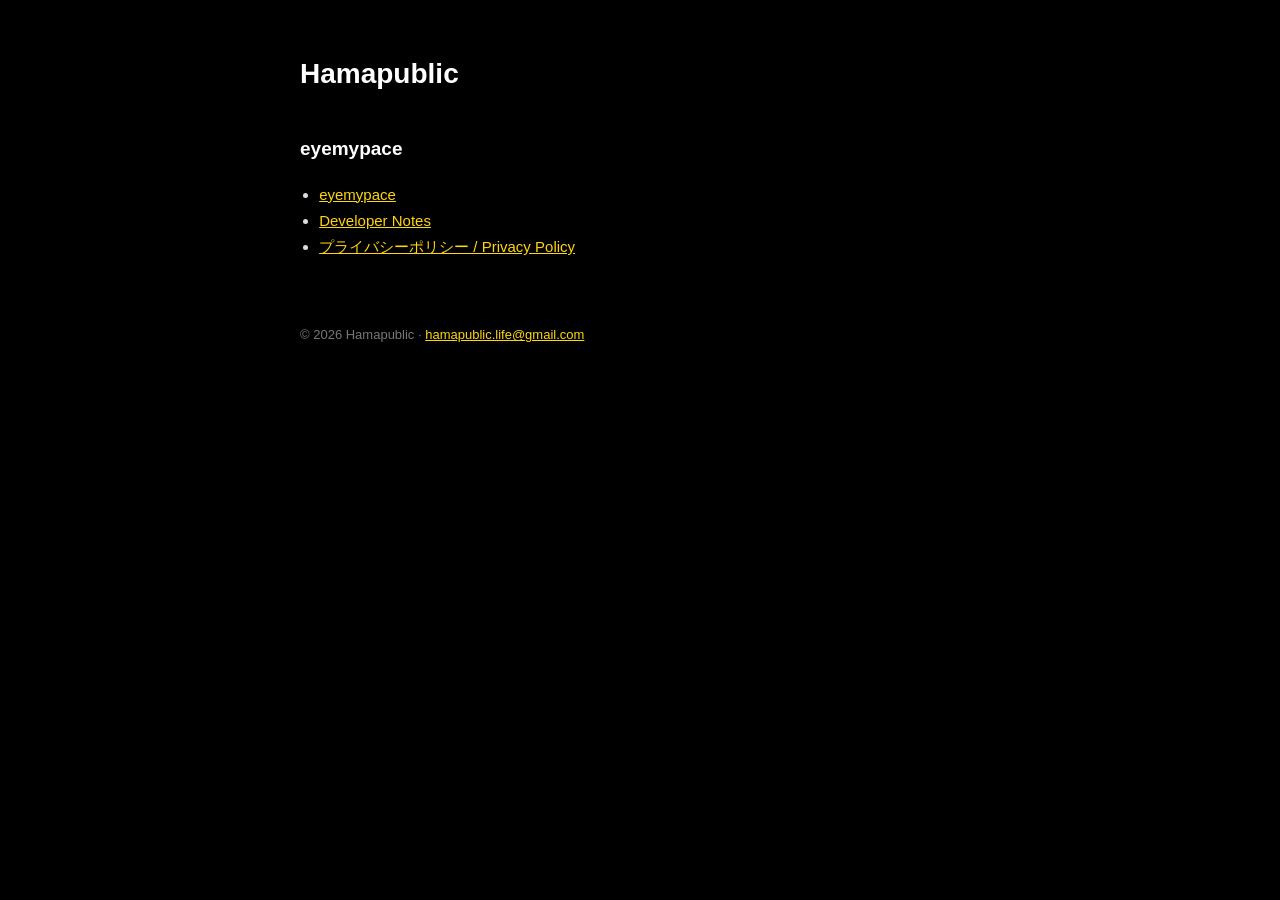
<file: index.html>
<!doctype html>
<html lang="ja">
<head>
<meta charset="utf-8">
<meta name="viewport" content="width=device-width, initial-scale=1">
<title>Hamapublic</title>
<link rel="stylesheet" href="style.css">
</head>
<body>
<main>
<header>
  <h1>Hamapublic</h1>
</header>
<h2>eyemypace</h2>
<ul>
  <li><a href="eyemypace/">eyemypace</a></li>
  <li><a href="eyemypace/notes/">Developer Notes</a></li>
  <li><a href="eyemypace/privacy-policy/">プライバシーポリシー / Privacy Policy</a></li>
</ul>
<footer>© 2026 Hamapublic · <a href="mailto:hamapublic.life@gmail.com">hamapublic.life@gmail.com</a></footer>
</main>
</body>
</html>
</file>
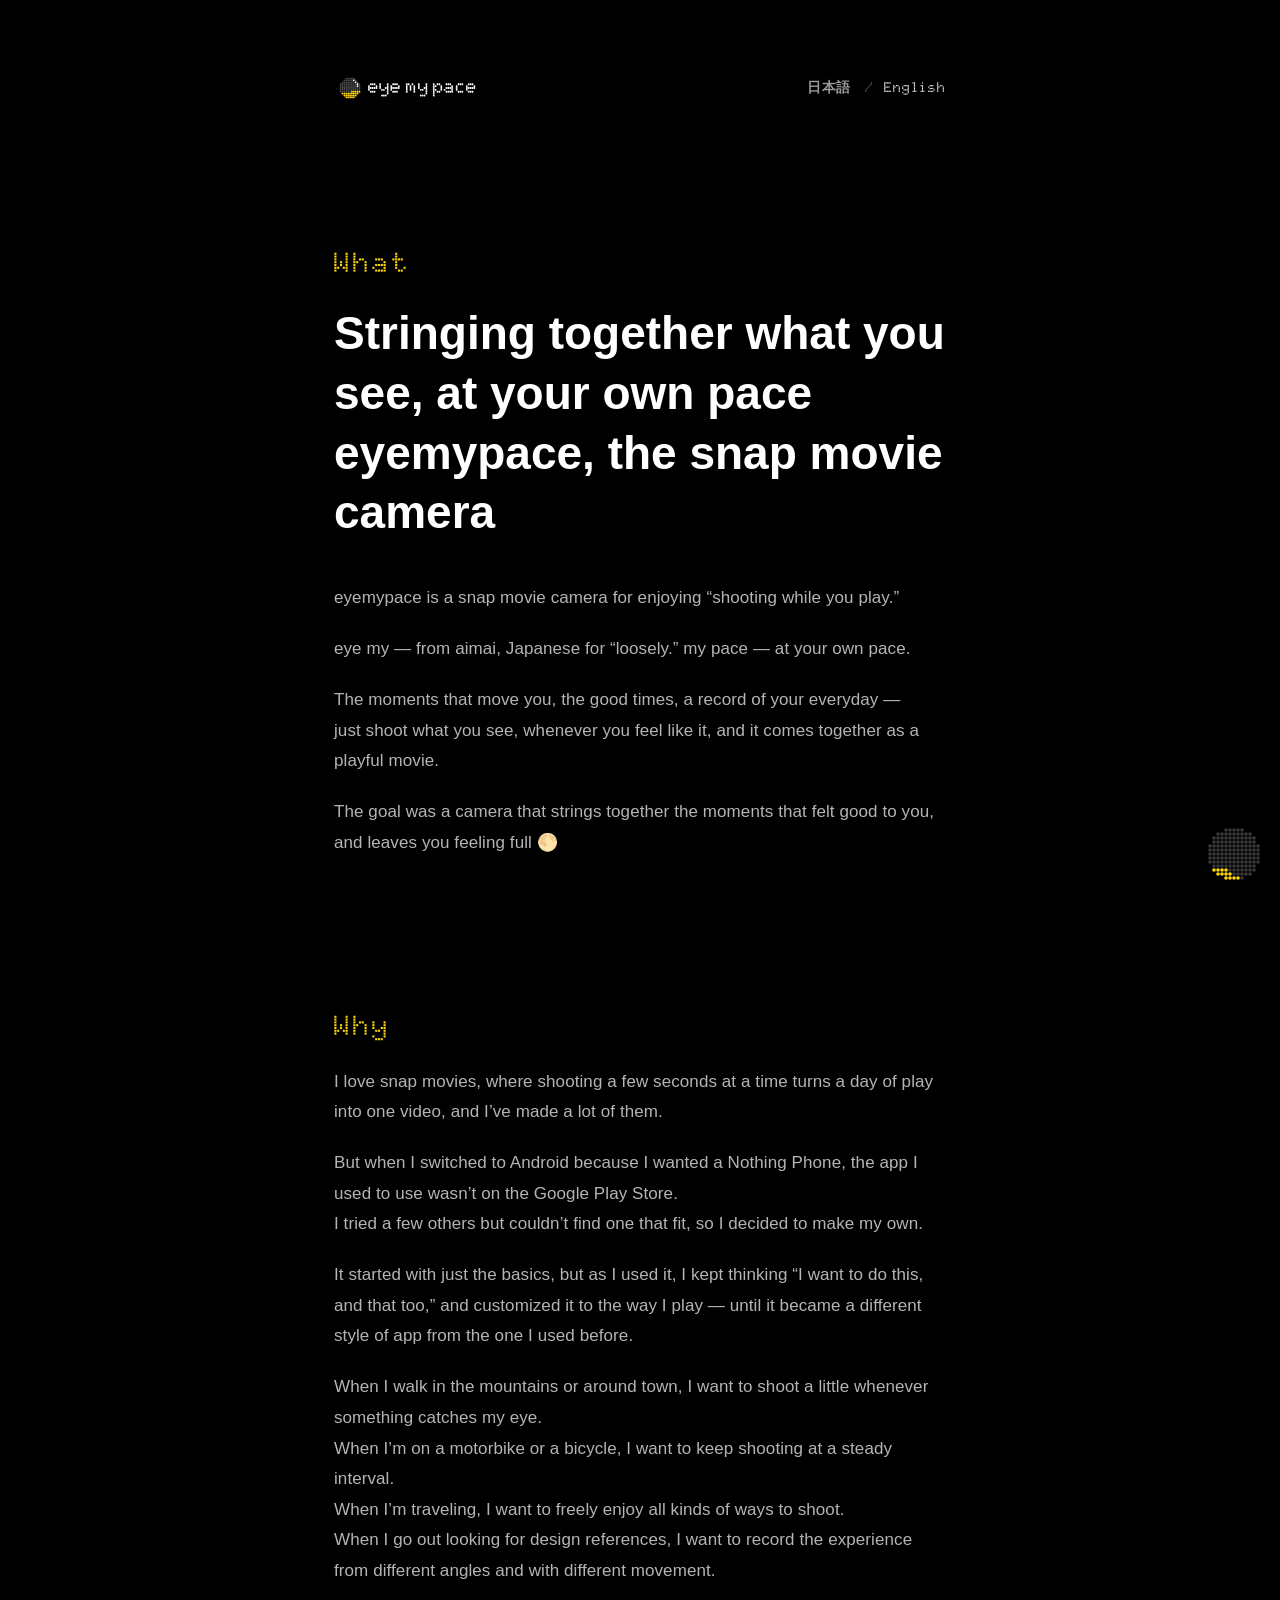
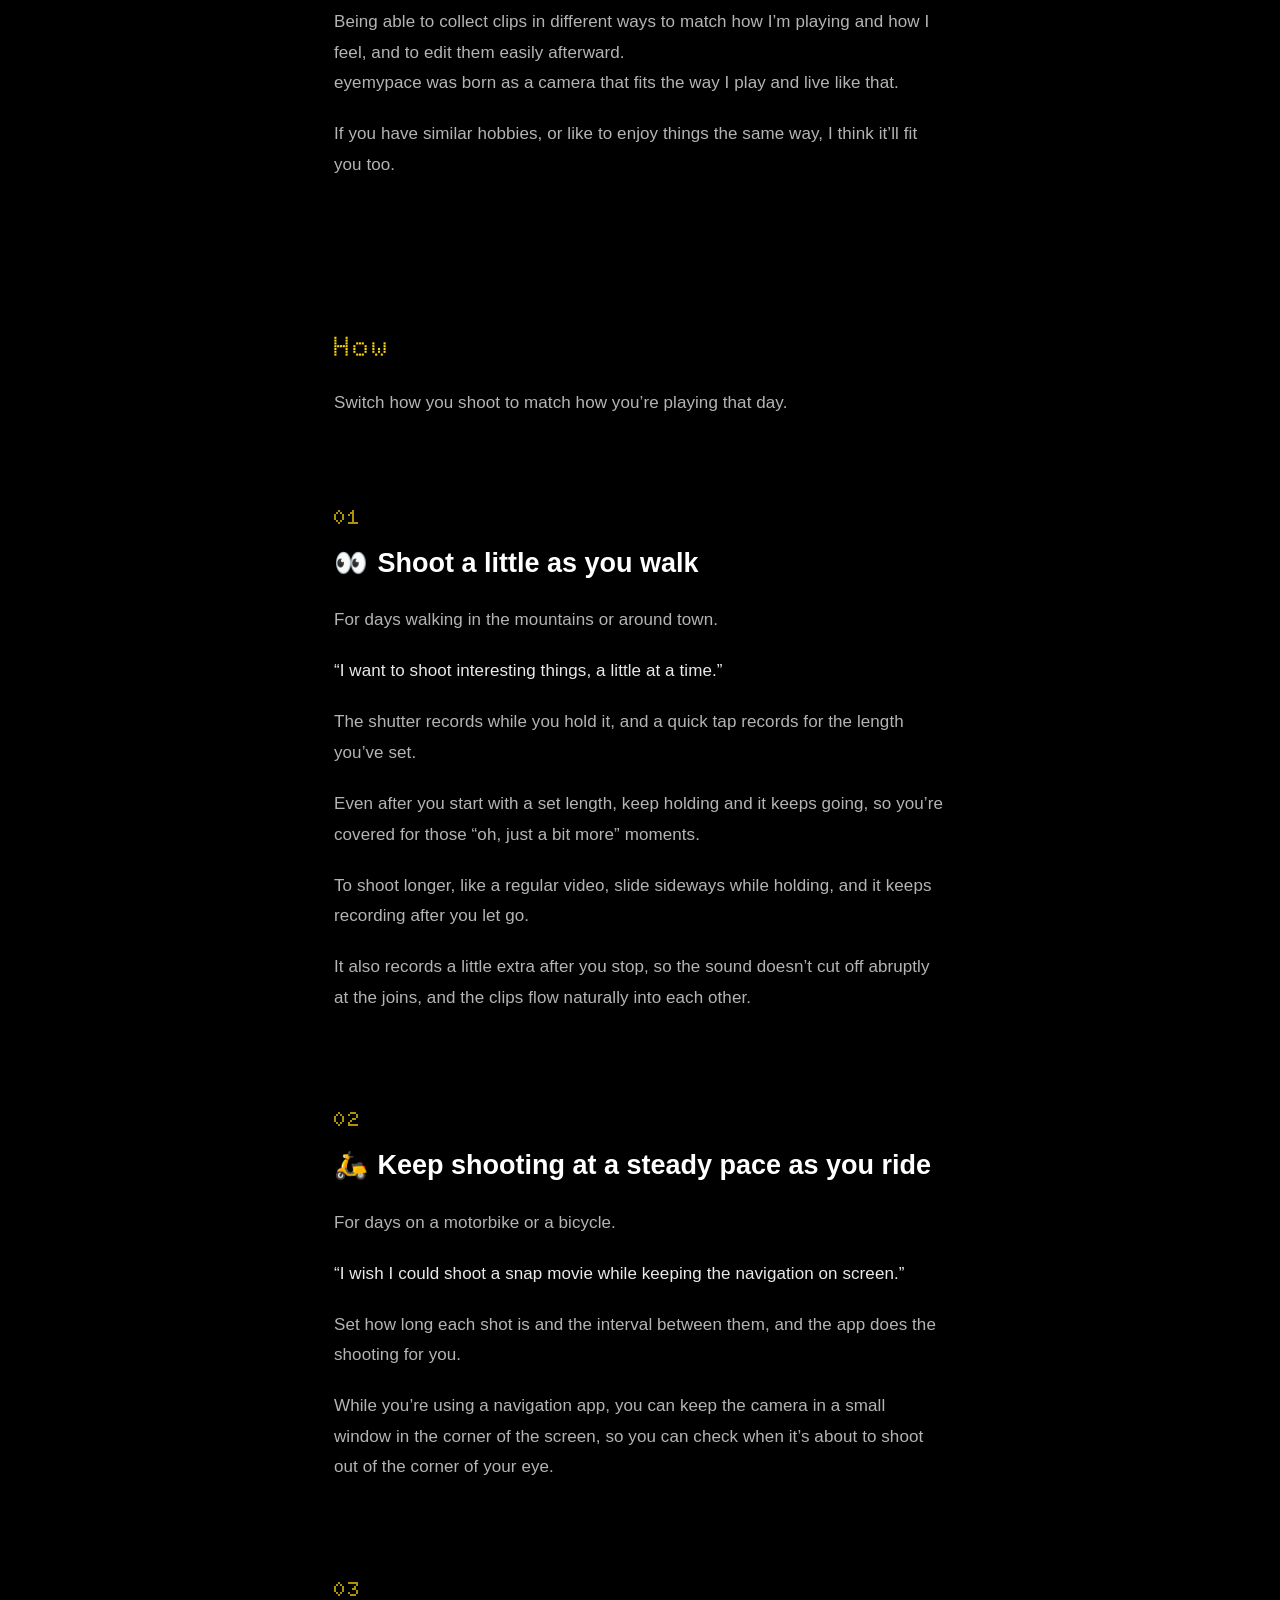
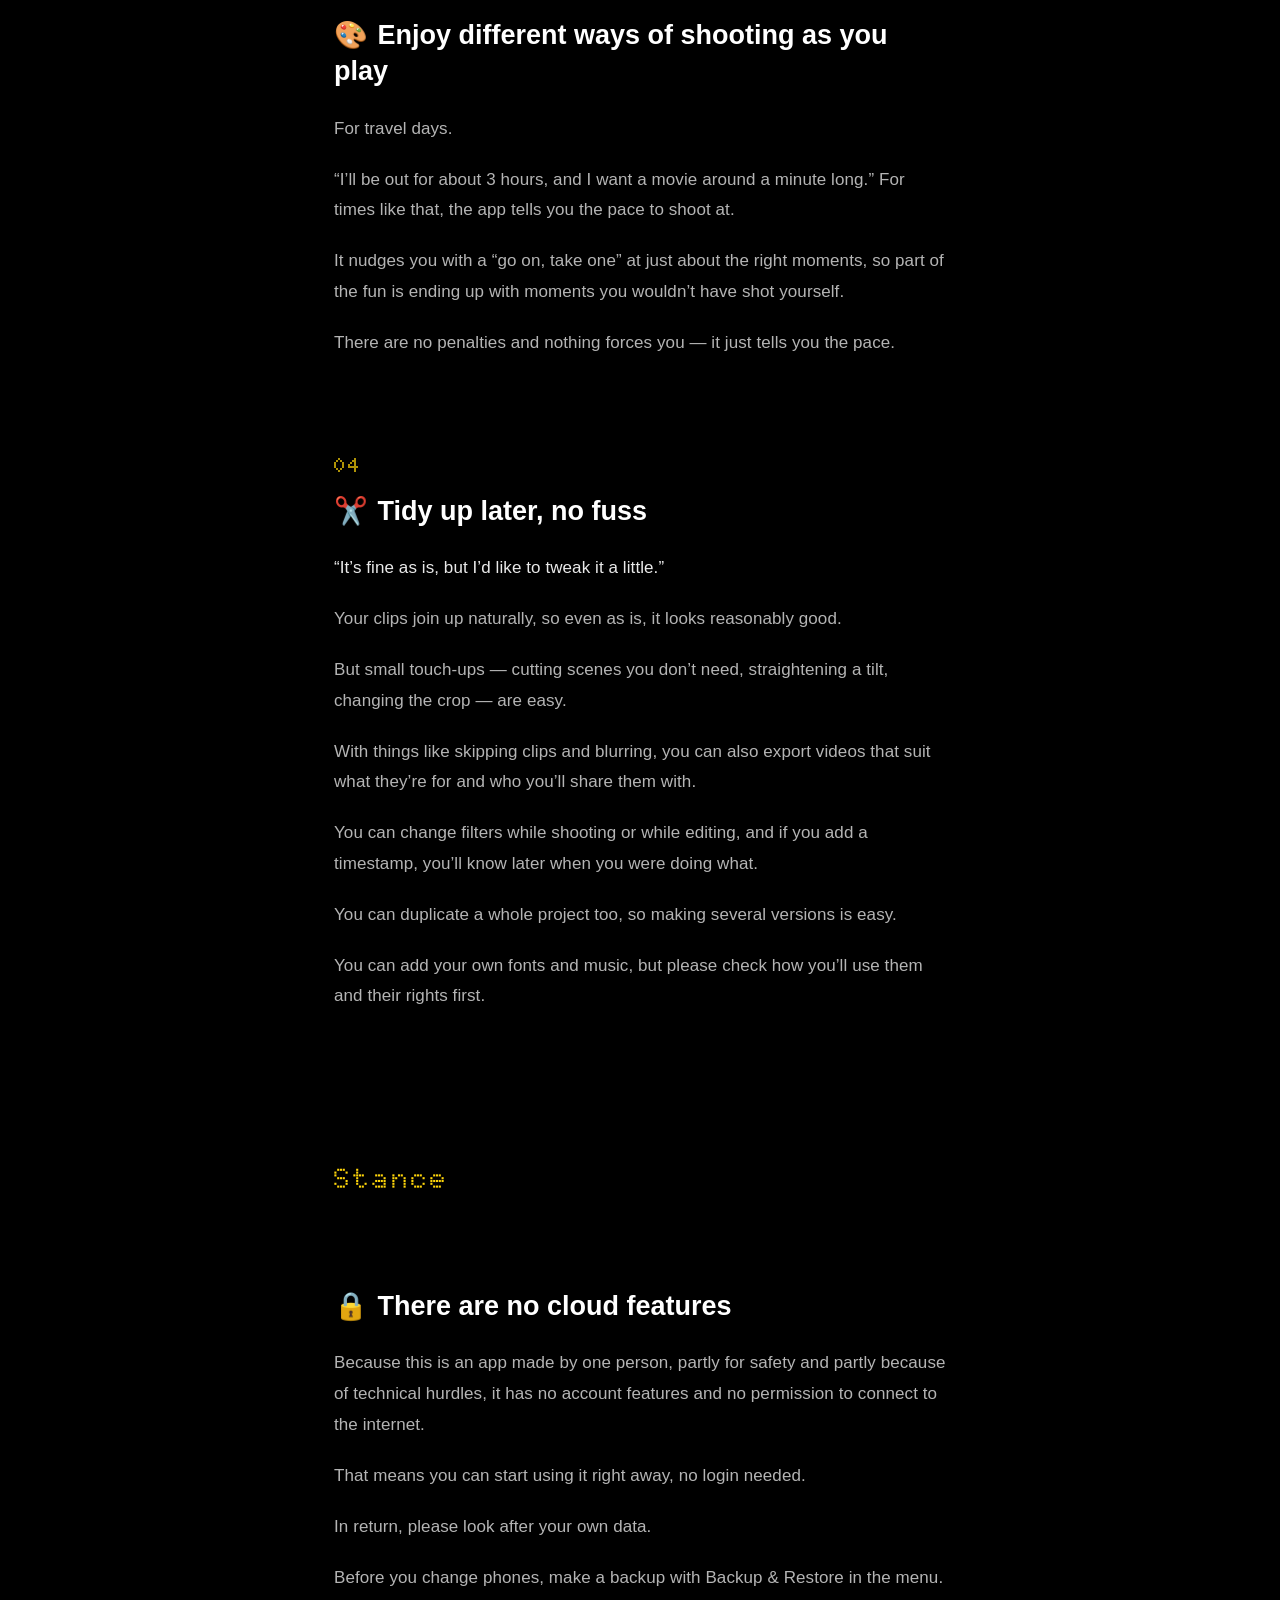
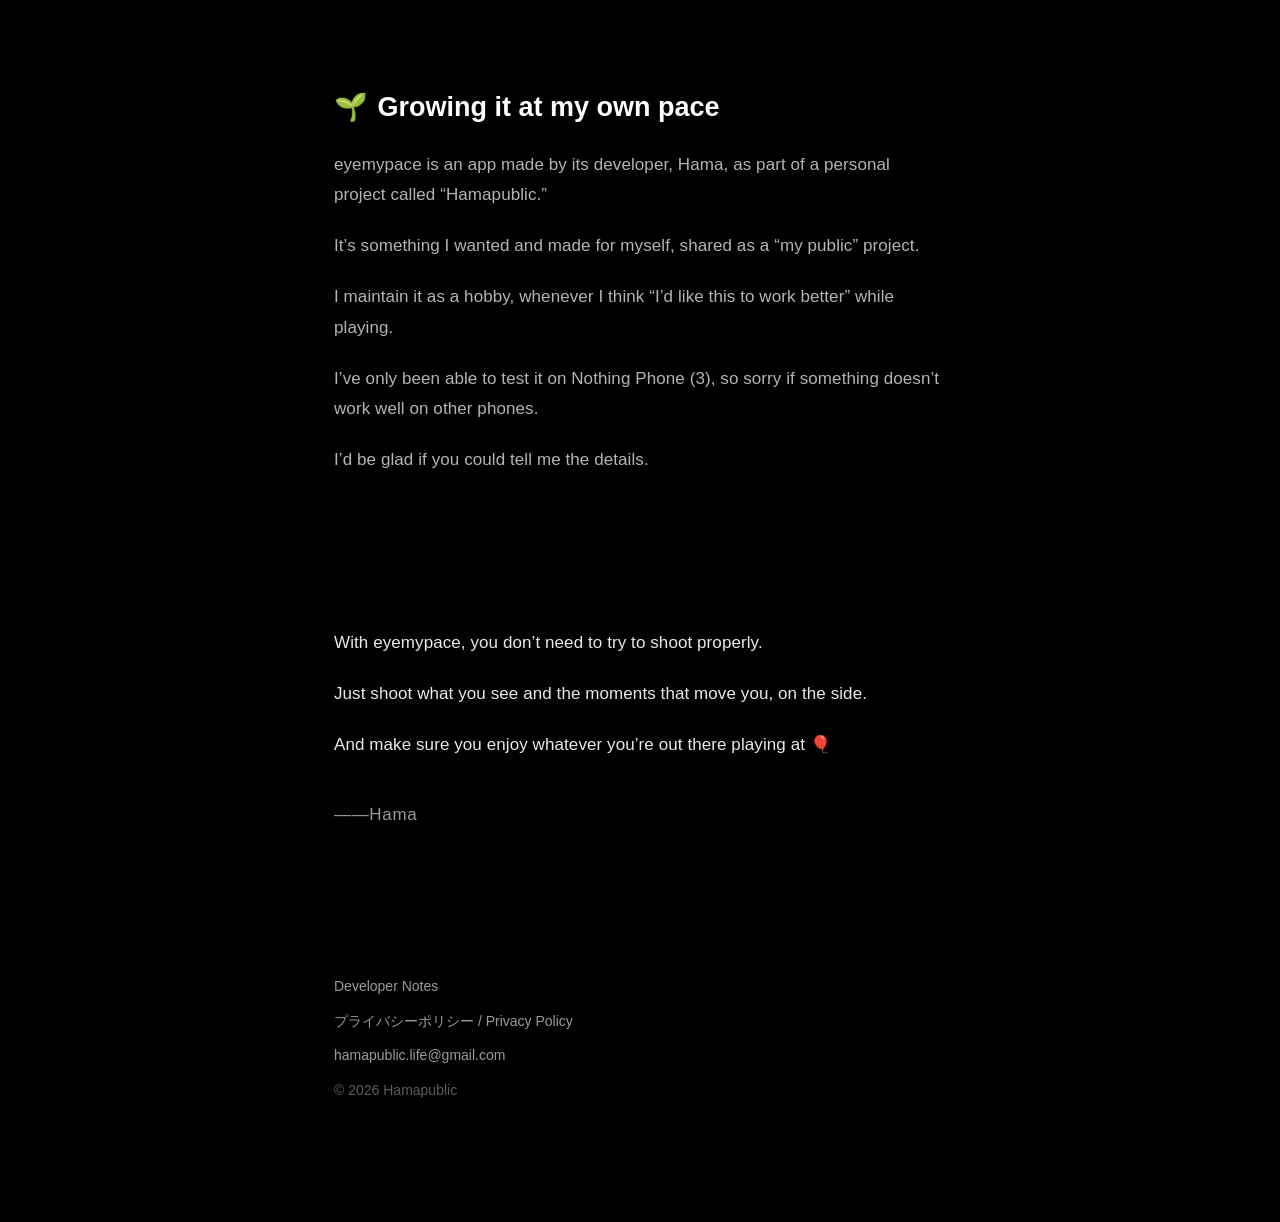
<file: eyemypace/index.html>
<!doctype html>
<html lang="ja">
<head>
<meta charset="utf-8">
<meta name="viewport" content="width=device-width, initial-scale=1">
<title>eyemypace</title>
<meta name="description" content="目に映るものをマイペースにつなぐ スナップムービーカメラ「eyemypace」。“遊びながら撮り”を楽しむスナップムービーカメラです。 / Stringing together what you see, at your own pace — eyemypace, the snap movie camera for enjoying “shooting while you play.”">
<link rel="stylesheet" href="../style.css">
<link rel="stylesheet" href="lp.css">
</head>
<body>
<main class="lp">
<header class="hero">
  <img src="images/logo_horizontal.svg" alt="eyemypace" class="logo">
  <nav class="lang" aria-label="Language">
    <a href="#ja" data-lang="ja">日本語</a><a href="#en" data-lang="en">English</a>
  </nav>
</header>

<!--
  スクリーンショットを足すときは、各 <article class="feature"> の中の <figure class="shot"> に画像を入れる。例：
  <figure class="shot"><img src="images/shoot.png" alt="撮影画面" loading="lazy"></figure>
  画像は images/ に置く。日本語と英語で同じ画像を使ってよい。
-->

<section id="ja" lang="ja" class="lang-section">
  <section class="part" aria-label="What">
    <p class="part-label">What</p>
    <h1 class="tagline">目に映るものをマイペースにつなぐ<br>スナップムービーカメラ「eyemypace」</h1>
    <div class="prose">
    <p>eyemypace（アイマイペース）は、“遊びながら撮り”を楽しむスナップムービーカメラです。</p>
    <p>eye my〜曖昧に〜、my pace〜マイペースに〜</p>
    <p>心が動いた瞬間、楽しかったひと時、日常の行動記録など、<br>
        目に映るものを気ままに撮るだけで、プレイフルなムービーに仕上がります。</p>
    <p>自分が心地よいと感じた瞬間がつながり、心満たされるカメラを目指しました🌕️</p>
    </div>
  </section>
  <section class="part" aria-label="Why">
    <p class="part-label">Why</p>
    <div class="prose">
    <p>数秒ずつ撮るだけで、その日の遊びが1本の動画になるスナップムービーが好きで、これまでたくさん作ってきました。</p>
    <p>ただ、Nothing Phone が使いたくてAndroidに乗り換えたら、よく使っていたアプリが Google Play ストアにありませんでした。<br>
        いくつか試してもちょうど良いアプリが見つからず、自分で作ることにしました。</p>
    <p>はじめは簡単な機能で使い始めたのですが、使っているうちに「あれもしたい、これもしたい」と自分の遊び方にあわせてカスタマイズしていくうちに、元々使っていたアプリとも違ったスタイルのアプリになりました。</p>
    <p>山や町を歩く時は、目に止まるものを見つけるたびに小まめに撮りたい。<br>
        バイクや自転車に乗っている時は一定間隔で撮り続けたい。<br>
        旅行中は自由気ままに色んな撮り方を楽しみたい。<br>
        デザインのリファレンスを探しに出た時は、色んな角度や動きで体験を記録したい。</p>
    <p>そのときの遊び方や気分にあわせて、色んな撮り方でクリップを撮りためることができ、あとから編集が簡単にできること。<br>
        そんな自分の遊び方や生活にフィットするカメラとして、eyemypace は誕生しました。</p>
    <p>似た趣味や同じような楽しみ方を求める人がいたら、きっとフィットすると思いますよ。</p>
    </div>
  </section>
  <section class="part" aria-label="How">
    <p class="part-label">How</p>
    <div class="prose">
    <p>その日の遊び方にあわせて、撮り方を切り替えられます。</p>
    </div>
    <article class="feature">
      <div class="text">
        <p class="num">01</p>
        <h2><span class="emoji" aria-hidden="true">👀</span>歩きながら、ちょっと撮る</h2>
        <p>山や町を歩く日に。</p>
        <p class="voice">「面白いものをちょっとずつ撮りたい」</p>
        <p>シャッターは押している間だけ撮れて、ちょんとタップすれば決めた秒数だけ撮れます。</p>
        <p>秒数を決めて撮り始めても、そのまま押し続ければ延長できるので、「あ、もうちょっと撮りたい」という瞬間をカバーできます。</p>
        <p>普通の動画として長く撮りたいときは、押したまま横に滑らせれば、指を離しても撮影が続きます。</p>
        <p>止めたあとも少しだけ余分に撮っているので、つなぎ目で音がブツッと切れず、クリップが自然につながります。</p>
      </div>
      <figure class="shot"></figure>
    </article>
    <article class="feature">
      <div class="text">
        <p class="num">02</p>
        <h2><span class="emoji" aria-hidden="true">🛵</span>走りながら、一定のペースで撮り続ける</h2>
        <p>バイクや自転車の日に。</p>
        <p class="voice">「スマホのナビ表示のまま、スナップムービーも撮れたら良いのに」</p>
        <p>撮る秒数とインターバルの間隔を決めておけば、あとはアプリが自動で撮ってくれます。</p>
        <p>ナビアプリを使っているときは、カメラを画面のすみに小窓で出しておけるので、いつ撮るかも横目で確認できます。</p>
      </div>
      <figure class="shot"></figure>
    </article>
    <article class="feature">
      <div class="text">
        <p class="num">03</p>
        <h2><span class="emoji" aria-hidden="true">🎨</span>遊びながら、いろんな撮り方を楽しむ</h2>
        <p>旅の日に。</p>
        <p>「3時間くらい遊ぶから、1分くらいの動画にしたい」という時にはアプリが撮るペースを教えてくれます。</p>
        <p>ほどよいタイミングで「そろそろ撮りな」と知らせてくれるので、自分では撮らなかったような瞬間が残るのも面白いところです。</p>
        <p>ペナルティや強制力はないので、あくまでもペースを教えてくれるだけです。</p>
      </div>
      <figure class="shot"></figure>
    </article>
    <article class="feature">
      <div class="text">
        <p class="num">04</p>
        <h2><span class="emoji" aria-hidden="true">✂️</span>あとから、気楽に整える</h2>
        <p class="voice">「そのままでも良いんだけど、ちょっといじりたい」</p>
        <p>撮ったクリップは自然とつながるので、それだけでもそれなりに良い感じです。</p>
        <p>でも、不要なシーンを削ったり、傾きを直したり、トリミングを変えたり、ちょっとしたブラッシュアップは簡単にできます。</p>
        <p>クリップのSkipやぼかしなど、使いたい用途や渡したい相手に配慮した動画も書き出せます。</p>
        <p>フィルターは撮影時にも編集時にも変えられるし、タイムスタンプを入れれば、いつどんな過ごし方をしていたかもあとから分かります。</p>
        <p>プロジェクトごと複製もできるので、複数のバージョンを作り分けるのも簡単です。</p>
        <p>自分で好きなフォントやBGMを追加できますが、使用用途と権利関係は確認の上、ご使用ください。</p>
      </div>
      <figure class="shot"></figure>
    </article>
  </section>
  <section class="part" aria-label="Stance">
    <p class="part-label">Stance</p>
    <article class="feature">
      <div class="text">
        <h2><span class="emoji" aria-hidden="true">🔒</span>クラウド機能はないです</h2>
        <p>個人開発のアプリのため、安全性や技術的なハードルもあって、アカウント管理の機能や、インターネットにつなぐ権限を持たせていません。</p>
        <p>そのぶん、ログイン不要ですぐに使えます。</p>
        <p>その代わり、データの保管はご自身でお願いします。</p>
        <p>機種変更の前は、メニューの Backup &amp; Restore でバックアップを取っておいてください。</p>
      </div>
    </article>
    <article class="feature">
      <div class="text">
        <h2><span class="emoji" aria-hidden="true">🌱</span>マイペースに、育てる</h2>
        <p>eyemypace は、開発者のHamaが「Hamapublic」という個人の活動で作っているアプリです。</p>
        <p>自分が欲しくて自分のために作ったものを、マイパブリック活動として配布しています。</p>
        <p>遊びながら「ここもっとこうしたいな」と趣味でメンテナンスしています。</p>
        <p>動作の確認は Nothing Phone (3) でしかできていないため、ほかの機種でうまく動かないところがあったら、ごめんなさい。</p>
        <p>詳しく教えてもらえるとうれしいです。</p>
      </div>
    </article>
  </section>
  <section class="part closing">
    <div class="prose">
    <p>eyemypace では、ちゃんと撮ろうとしなくて大丈夫です。</p>
    <p>目に映るものや、心動いた瞬間を、片手間で撮っていくだけ。</p>
    <p>目の前の遊びもちゃんと楽しんできてください 🎈</p>
    </div>
    <p class="sign">——Hama</p>
  </section>
</section>

<section id="en" lang="en" class="lang-section">
  <section class="part" aria-label="What">
    <p class="part-label">What</p>
    <h1 class="tagline">Stringing together what you see, at your own pace<br>eyemypace, the snap movie camera</h1>
    <div class="prose">
    <p>eyemypace is a snap movie camera for enjoying “shooting while you play.”</p>
    <p>eye my — from aimai, Japanese for “loosely.” my pace — at your own pace.</p>
    <p>The moments that move you, the good times, a record of your everyday —<br>
        just shoot what you see, whenever you feel like it, and it comes together as a playful movie.</p>
    <p>The goal was a camera that strings together the moments that felt good to you, and leaves you feeling full 🌕️</p>
    </div>
  </section>
  <section class="part" aria-label="Why">
    <p class="part-label">Why</p>
    <div class="prose">
    <p>I love snap movies, where shooting a few seconds at a time turns a day of play into one video, and I’ve made a lot of them.</p>
    <p>But when I switched to Android because I wanted a Nothing Phone, the app I used to use wasn’t on the Google Play Store.<br>
        I tried a few others but couldn’t find one that fit, so I decided to make my own.</p>
    <p>It started with just the basics, but as I used it, I kept thinking “I want to do this, and that too,” and customized it to the way I play — until it became a different style of app from the one I used before.</p>
    <p>When I walk in the mountains or around town, I want to shoot a little whenever something catches my eye.<br>
        When I’m on a motorbike or a bicycle, I want to keep shooting at a steady interval.<br>
        When I’m traveling, I want to freely enjoy all kinds of ways to shoot.<br>
        When I go out looking for design references, I want to record the experience from different angles and with different movement.</p>
    <p>Being able to collect clips in different ways to match how I’m playing and how I feel, and to edit them easily afterward.<br>
        eyemypace was born as a camera that fits the way I play and live like that.</p>
    <p>If you have similar hobbies, or like to enjoy things the same way, I think it’ll fit you too.</p>
    </div>
  </section>
  <section class="part" aria-label="How">
    <p class="part-label">How</p>
    <div class="prose">
    <p>Switch how you shoot to match how you’re playing that day.</p>
    </div>
    <article class="feature">
      <div class="text">
        <p class="num">01</p>
        <h2><span class="emoji" aria-hidden="true">👀</span>Shoot a little as you walk</h2>
        <p>For days walking in the mountains or around town.</p>
        <p class="voice">“I want to shoot interesting things, a little at a time.”</p>
        <p>The shutter records while you hold it, and a quick tap records for the length you’ve set.</p>
        <p>Even after you start with a set length, keep holding and it keeps going, so you’re covered for those “oh, just a bit more” moments.</p>
        <p>To shoot longer, like a regular video, slide sideways while holding, and it keeps recording after you let go.</p>
        <p>It also records a little extra after you stop, so the sound doesn’t cut off abruptly at the joins, and the clips flow naturally into each other.</p>
      </div>
      <figure class="shot"></figure>
    </article>
    <article class="feature">
      <div class="text">
        <p class="num">02</p>
        <h2><span class="emoji" aria-hidden="true">🛵</span>Keep shooting at a steady pace as you ride</h2>
        <p>For days on a motorbike or a bicycle.</p>
        <p class="voice">“I wish I could shoot a snap movie while keeping the navigation on screen.”</p>
        <p>Set how long each shot is and the interval between them, and the app does the shooting for you.</p>
        <p>While you’re using a navigation app, you can keep the camera in a small window in the corner of the screen, so you can check when it’s about to shoot out of the corner of your eye.</p>
      </div>
      <figure class="shot"></figure>
    </article>
    <article class="feature">
      <div class="text">
        <p class="num">03</p>
        <h2><span class="emoji" aria-hidden="true">🎨</span>Enjoy different ways of shooting as you play</h2>
        <p>For travel days.</p>
        <p>“I’ll be out for about 3 hours, and I want a movie around a minute long.” For times like that, the app tells you the pace to shoot at.</p>
        <p>It nudges you with a “go on, take one” at just about the right moments, so part of the fun is ending up with moments you wouldn’t have shot yourself.</p>
        <p>There are no penalties and nothing forces you — it just tells you the pace.</p>
      </div>
      <figure class="shot"></figure>
    </article>
    <article class="feature">
      <div class="text">
        <p class="num">04</p>
        <h2><span class="emoji" aria-hidden="true">✂️</span>Tidy up later, no fuss</h2>
        <p class="voice">“It’s fine as is, but I’d like to tweak it a little.”</p>
        <p>Your clips join up naturally, so even as is, it looks reasonably good.</p>
        <p>But small touch-ups — cutting scenes you don’t need, straightening a tilt, changing the crop — are easy.</p>
        <p>With things like skipping clips and blurring, you can also export videos that suit what they’re for and who you’ll share them with.</p>
        <p>You can change filters while shooting or while editing, and if you add a timestamp, you’ll know later when you were doing what.</p>
        <p>You can duplicate a whole project too, so making several versions is easy.</p>
        <p>You can add your own fonts and music, but please check how you’ll use them and their rights first.</p>
      </div>
      <figure class="shot"></figure>
    </article>
  </section>
  <section class="part" aria-label="Stance">
    <p class="part-label">Stance</p>
    <article class="feature">
      <div class="text">
        <h2><span class="emoji" aria-hidden="true">🔒</span>There are no cloud features</h2>
        <p>Because this is an app made by one person, partly for safety and partly because of technical hurdles, it has no account features and no permission to connect to the internet.</p>
        <p>That means you can start using it right away, no login needed.</p>
        <p>In return, please look after your own data.</p>
        <p>Before you change phones, make a backup with Backup &amp; Restore in the menu.</p>
      </div>
    </article>
    <article class="feature">
      <div class="text">
        <h2><span class="emoji" aria-hidden="true">🌱</span>Growing it at my own pace</h2>
        <p>eyemypace is an app made by its developer, Hama, as part of a personal project called “Hamapublic.”</p>
        <p>It’s something I wanted and made for myself, shared as a “my public” project.</p>
        <p>I maintain it as a hobby, whenever I think “I’d like this to work better” while playing.</p>
        <p>I’ve only been able to test it on Nothing Phone (3), so sorry if something doesn’t work well on other phones.</p>
        <p>I’d be glad if you could tell me the details.</p>
      </div>
    </article>
  </section>
  <section class="part closing">
    <div class="prose">
    <p>With eyemypace, you don’t need to try to shoot properly.</p>
    <p>Just shoot what you see and the moments that move you, on the side.</p>
    <p>And make sure you enjoy whatever you’re out there playing at 🎈</p>
    </div>
    <p class="sign">——Hama</p>
  </section>
</section>

<footer class="lp-footer">
  <a href="notes/">Developer Notes</a>
  <a href="privacy-policy/">プライバシーポリシー / Privacy Policy</a>
  <a href="mailto:hamapublic.life@gmail.com">hamapublic.life@gmail.com</a>
  <span>© 2026 Hamapublic</span>
</footer>
</main>
<!-- 右下の満ちていく丸（アプリのインターバル撮影の PaceFill と同じ形）。読み進めたぶんだけ満ちる。押すといちばん上へ -->
<a href="#" class="pace" aria-label="Back to top"><canvas id="pace" width="52" height="52"></canvas></a>
<script>
  (function () {
    var canvas = document.getElementById('pace');
    var ctx = canvas.getContext('2d');
    var css = 52, dpr = window.devicePixelRatio || 1;
    canvas.width = css * dpr; canvas.height = css * dpr;
    ctx.scale(dpr, dpr);
    var GRID = 13, DOT = 0.45, WAVE = 0.03;
    var reduce = window.matchMedia('(prefers-reduced-motion: reduce)').matches;
    var level = 0, target = 0, slosh = 1, t = 0, last = 0, lastScroll = window.scrollY;
    function progress() {
      var max = document.documentElement.scrollHeight - window.innerHeight;
      return max > 0 ? Math.min(1, Math.max(0, window.scrollY / max)) : 1;
    }
    window.addEventListener('scroll', function () {
      // スクロールした分だけ、水面が揺れる
      slosh = Math.min(1.6, slosh + Math.abs(window.scrollY - lastScroll) / 400);
      lastScroll = window.scrollY;
      target = progress();
    }, { passive: true });
    window.addEventListener('resize', function () { target = progress(); });
    target = progress();
    function draw(now) {
      var dt = last ? (now - last) / 1000 : 0; last = now;
      t += dt;
      level += (target - level) * Math.min(1, dt * 6);
      slosh *= Math.exp(-dt * 0.9);
      var pitch = css / GRID, mid = (GRID - 1) / 2, radius = GRID / 2 - 0.05;
      var bottom = mid + radius, base = bottom - level * radius * 2;
      var amp = reduce ? 0 : GRID * WAVE * (0.5 + slosh * 1.6) * (level > 0.02 && level < 0.98 ? 1 : 0.3);
      ctx.clearRect(0, 0, css, css);
      for (var row = 0; row < GRID; row++) for (var col = 0; col < GRID; col++) {
        if (Math.hypot(col - mid, row - mid) > radius) continue;
        var x = col / GRID;
        var surface = base + Math.sin(x * 7.5 + t * 1.6) * amp + Math.sin(x * 3.8 - t * 1.1) * amp * 0.6;
        ctx.fillStyle = row >= surface ? '#FFD60A' : 'rgba(255,255,255,0.22)';
        ctx.beginPath();
        ctx.arc(pitch * (col + 0.5), pitch * (row + 0.5), pitch * DOT, 0, Math.PI * 2);
        ctx.fill();
      }
      requestAnimationFrame(draw);
    }
    requestAnimationFrame(draw);
  })();
</script>
<script>
  // 言語の切り替え：はじめはブラウザの言語（日本語以外は英語）。#ja・#en で開いたらそちら
  (function () {
    var sections = document.querySelectorAll('.lang-section');
    var links = document.querySelectorAll('.lang a');
    function show(lang) {
      sections.forEach(function (s) { s.hidden = s.id !== lang; });
      links.forEach(function (a) { a.classList.toggle('on', a.dataset.lang === lang); });
      document.documentElement.lang = lang;
    }
    links.forEach(function (a) {
      a.addEventListener('click', function (e) { e.preventDefault(); show(a.dataset.lang); history.replaceState(null, '', '#' + a.dataset.lang); });
    });
    var hash = location.hash.replace('#', '');
    show(hash === 'ja' || hash === 'en' ? hash : ((navigator.language || 'ja').indexOf('ja') === 0 ? 'ja' : 'en'));
  })();
</script>
</body>
</html>
</file>
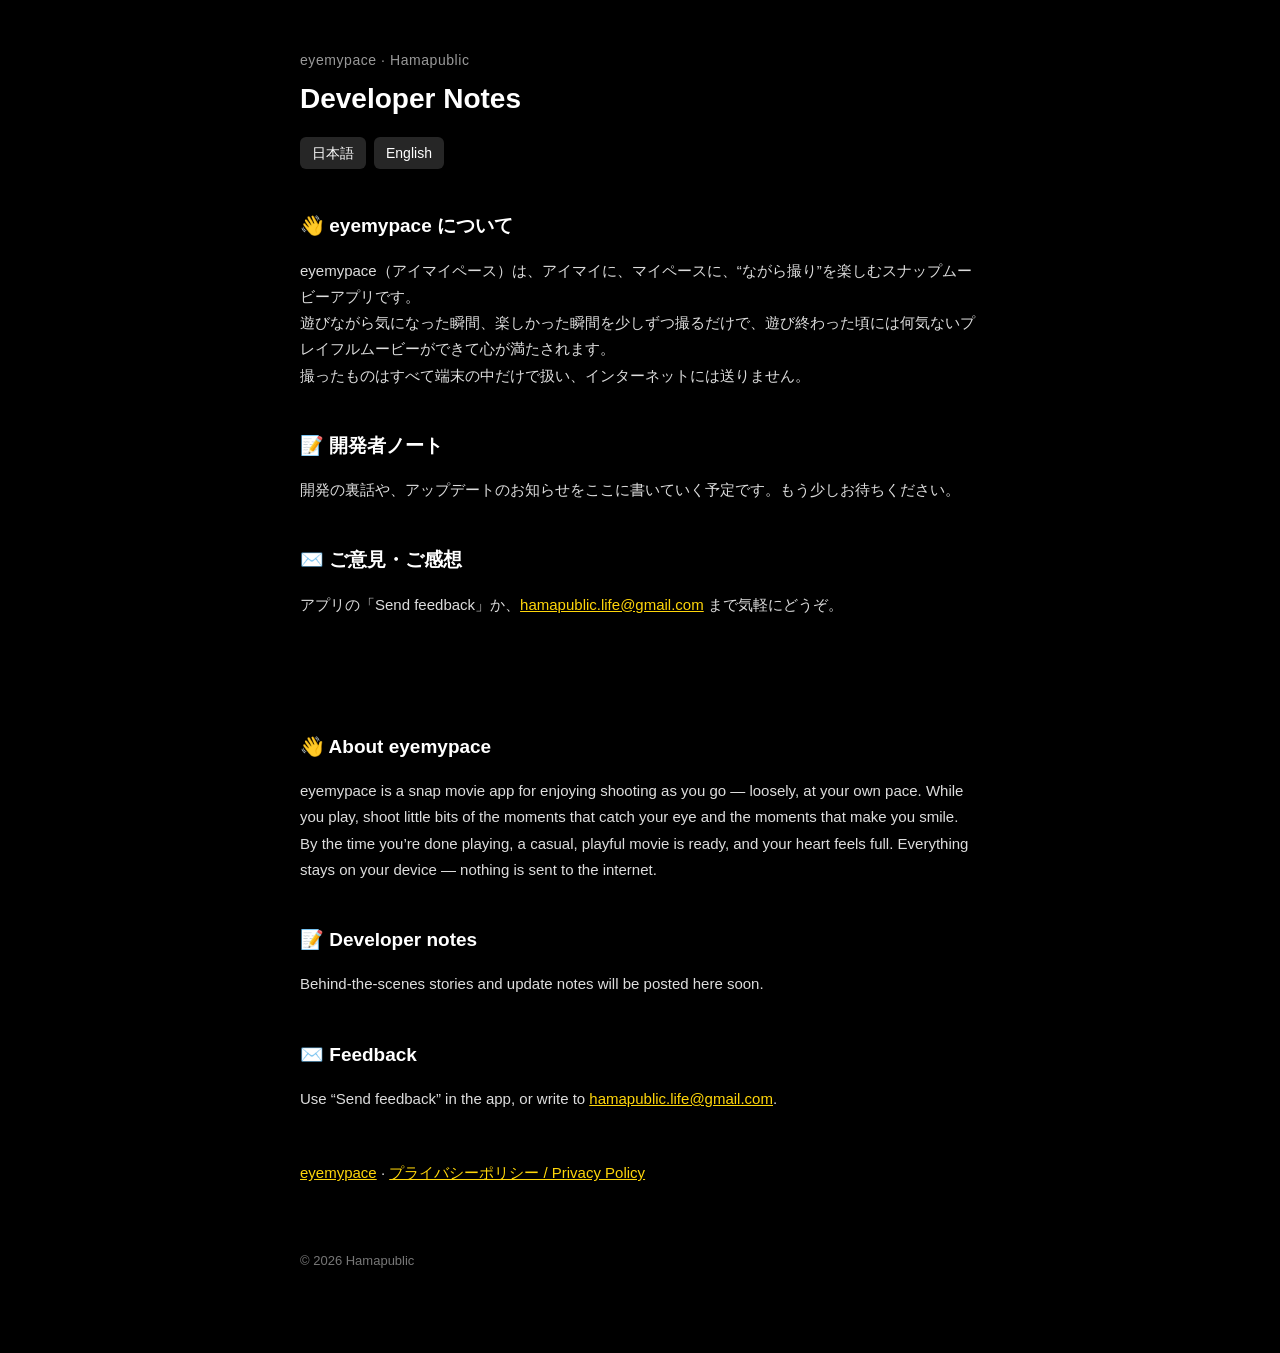
<file: eyemypace/notes/index.html>
<!doctype html>
<html lang="ja">
<head>
<meta charset="utf-8">
<meta name="viewport" content="width=device-width, initial-scale=1">
<title>eyemypace Developer Notes</title>
<meta name="description" content="eyemypace（アイマイペース）の開発者ノート / Developer notes">
<link rel="stylesheet" href="../../style.css">
</head>
<body>
<main>
<header>
  <p>eyemypace · Hamapublic</p>
  <h1>Developer Notes</h1>
  <nav class="lang"><a href="#ja">日本語</a><a href="#en">English</a></nav>
</header>

<section id="ja" lang="ja">
  <h2>👋 eyemypace について</h2>
  <p>eyemypace（アイマイペース）は、アイマイに、マイペースに、“ながら撮り”を楽しむスナップムービーアプリです。<br>
  遊びながら気になった瞬間、楽しかった瞬間を少しずつ撮るだけで、遊び終わった頃には何気ないプレイフルムービーができて心が満たされます。<br>
  撮ったものはすべて端末の中だけで扱い、インターネットには送りません。</p>
  <h2>📝 開発者ノート</h2>
  <p>開発の裏話や、アップデートのお知らせをここに書いていく予定です。もう少しお待ちください。</p>
  <h2>✉️ ご意見・ご感想</h2>
  <p>アプリの「Send feedback」か、<a href="mailto:hamapublic.life@gmail.com">hamapublic.life@gmail.com</a> まで気軽にどうぞ。</p>
</section>

<section id="en" lang="en">
  <h2>👋 About eyemypace</h2>
  <p>eyemypace is a snap movie app for enjoying shooting as you go — loosely, at your own pace. While you play, shoot little bits of the moments that catch your eye and the moments that make you smile. By the time you’re done playing, a casual, playful movie is ready, and your heart feels full. Everything stays on your device — nothing is sent to the internet.</p>
  <h2>📝 Developer notes</h2>
  <p>Behind-the-scenes stories and update notes will be posted here soon.</p>
  <h2>✉️ Feedback</h2>
  <p>Use “Send feedback” in the app, or write to <a href="mailto:hamapublic.life@gmail.com">hamapublic.life@gmail.com</a>.</p>
</section>

<p style="margin-top:48px"><a href="../">eyemypace</a> · <a href="../privacy-policy/">プライバシーポリシー / Privacy Policy</a></p>
<footer>© 2026 Hamapublic</footer>
</main>
</body>
</html>
</file>
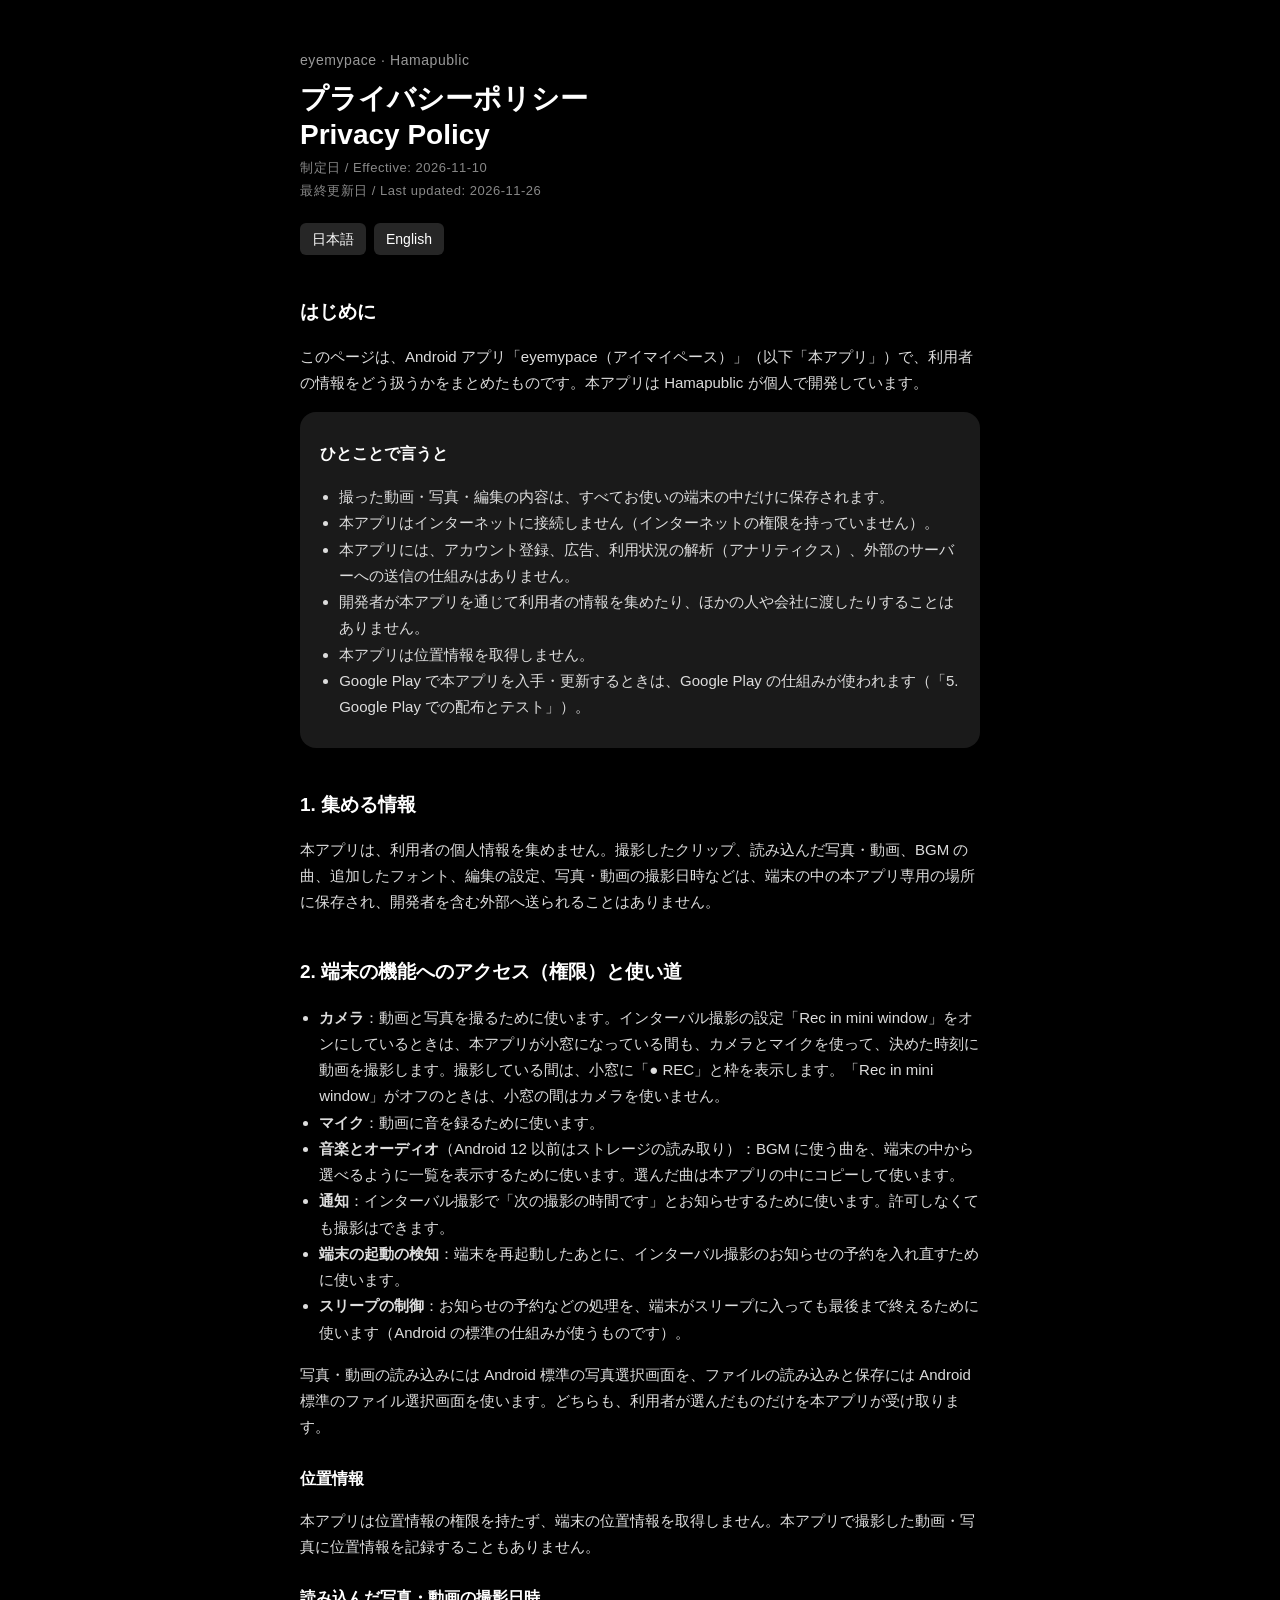
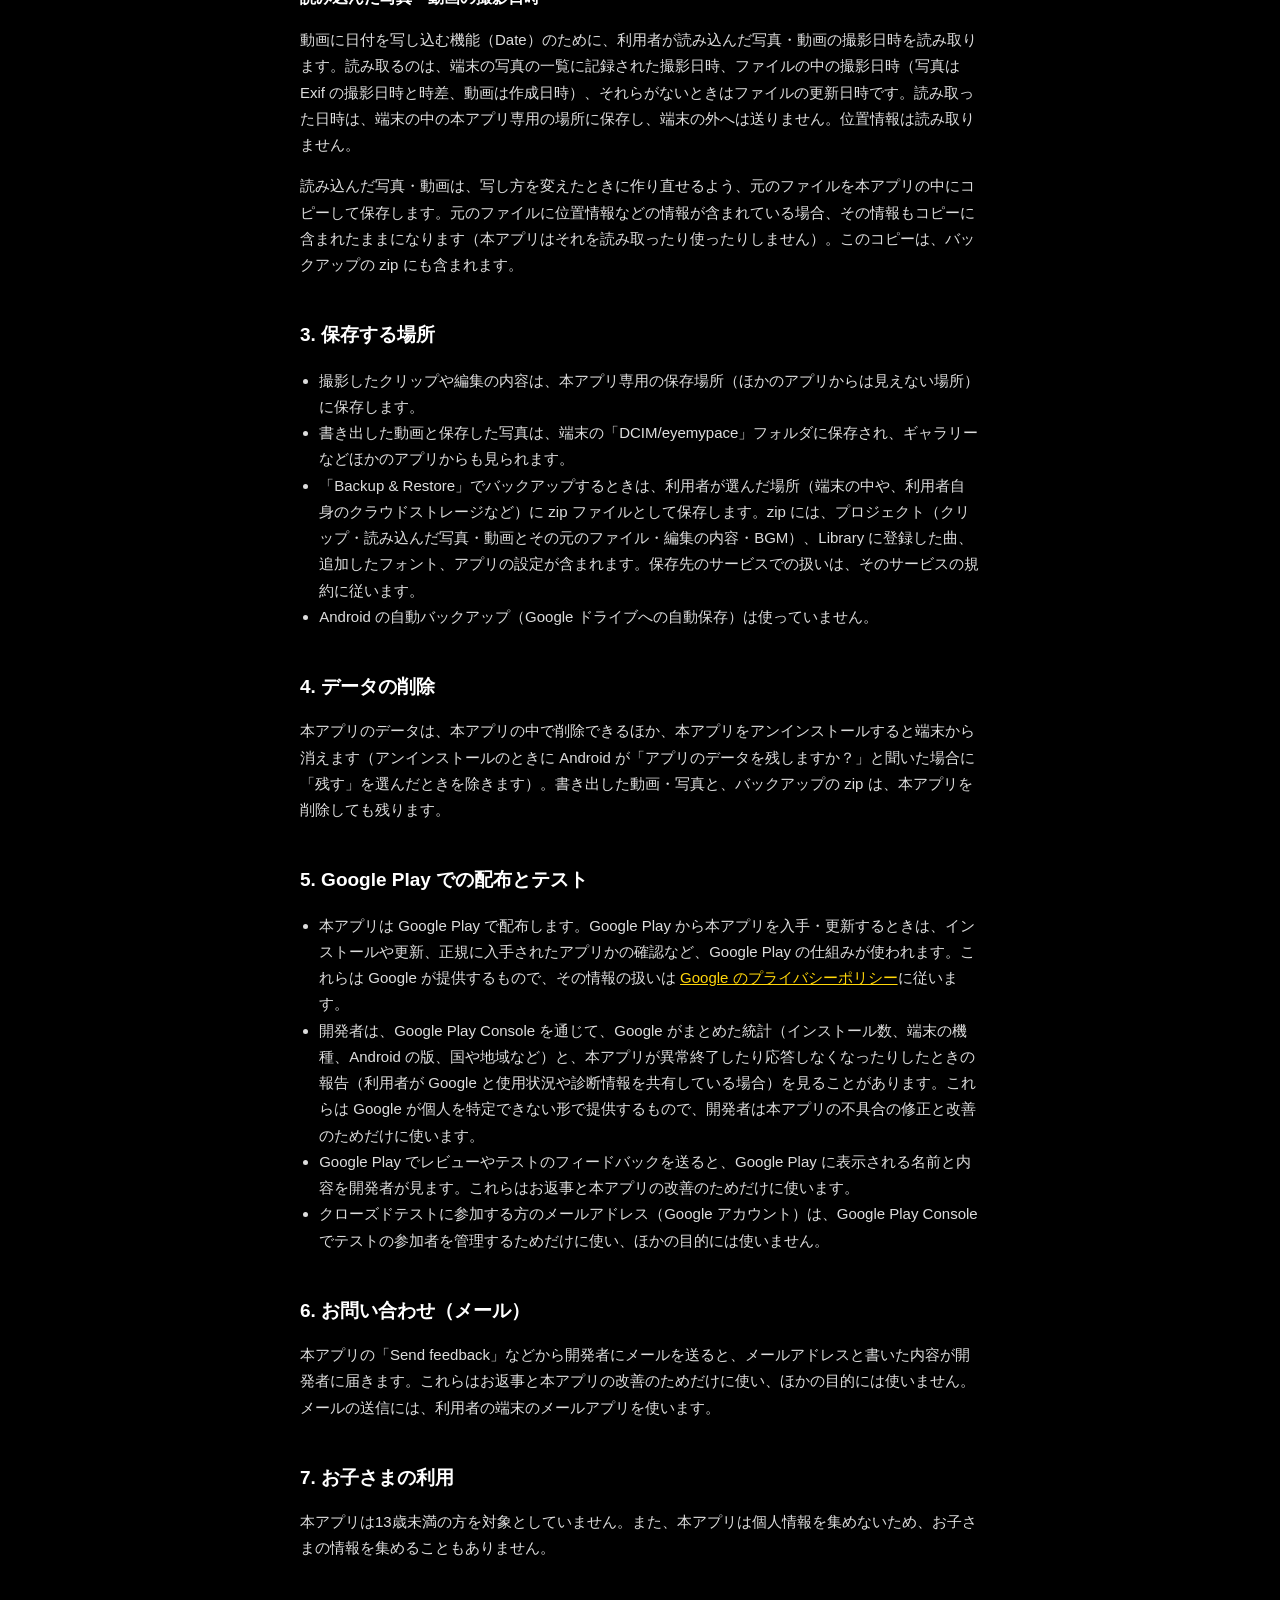
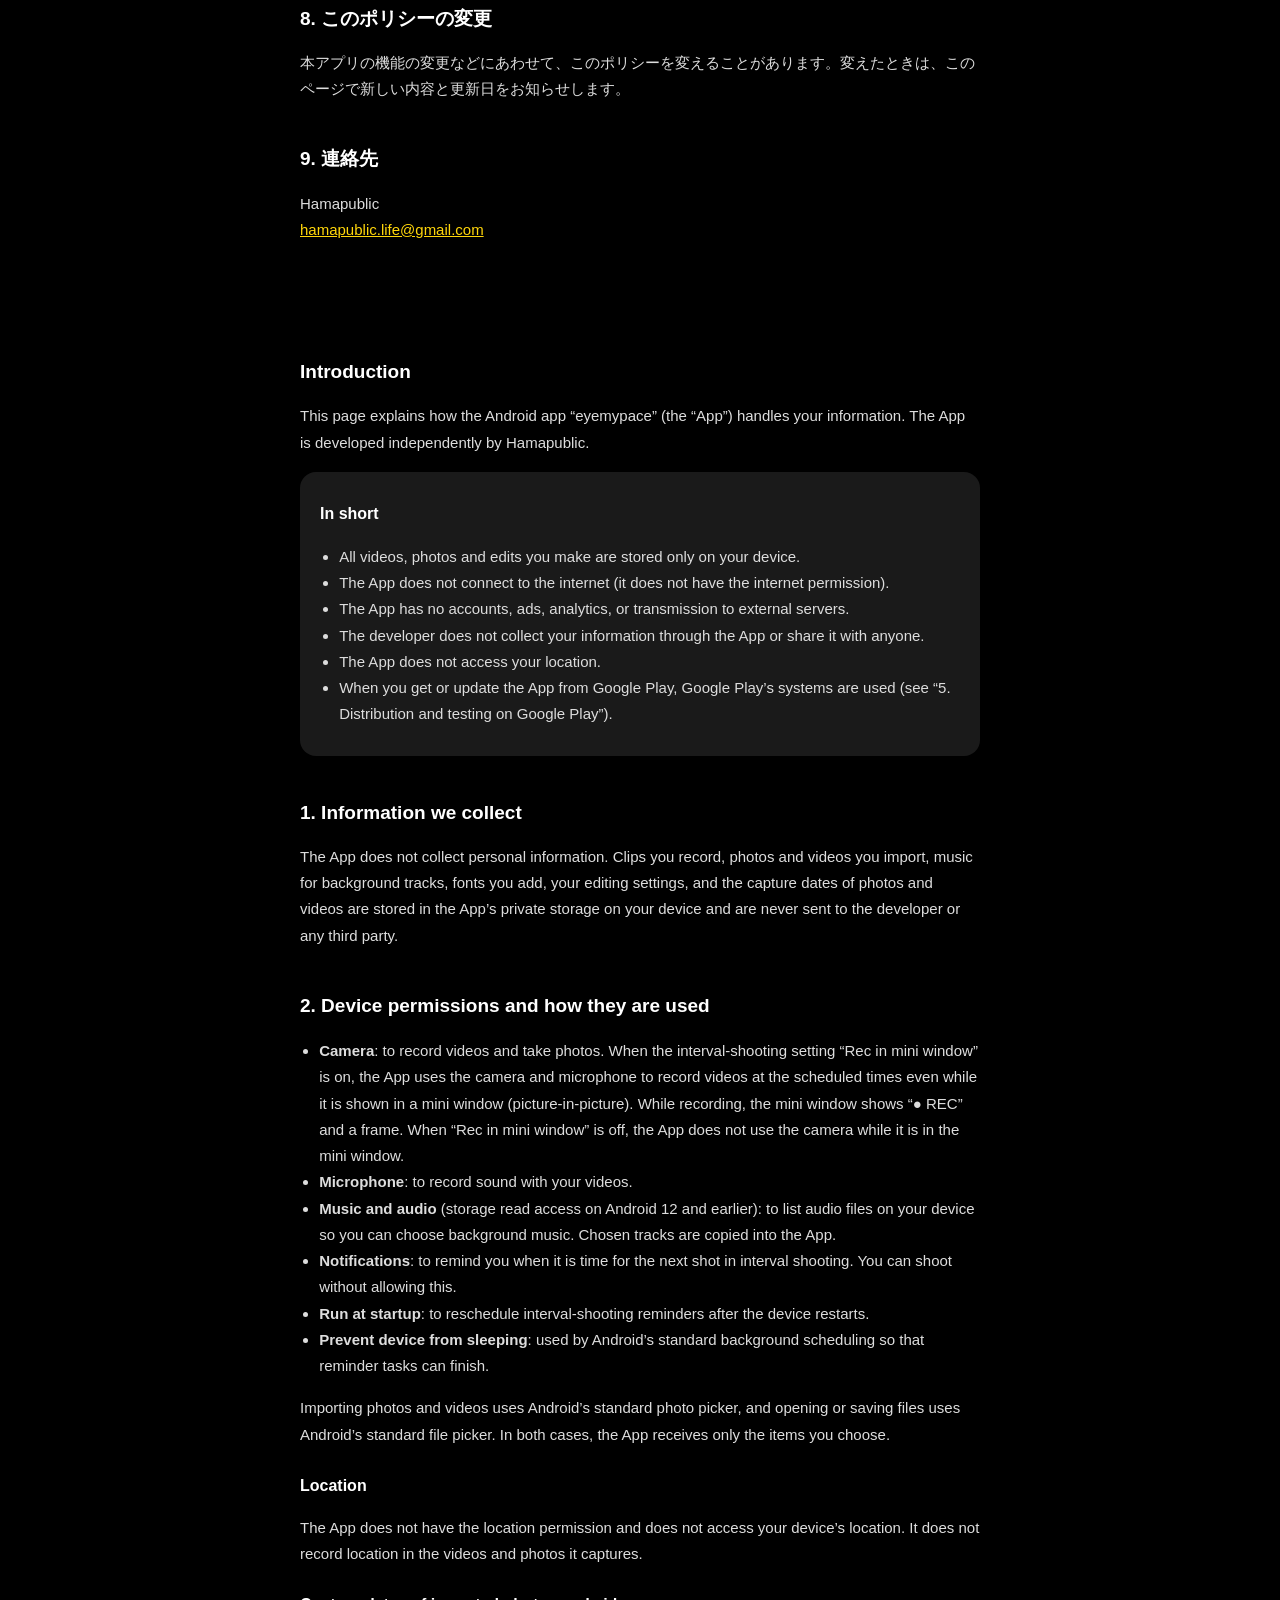
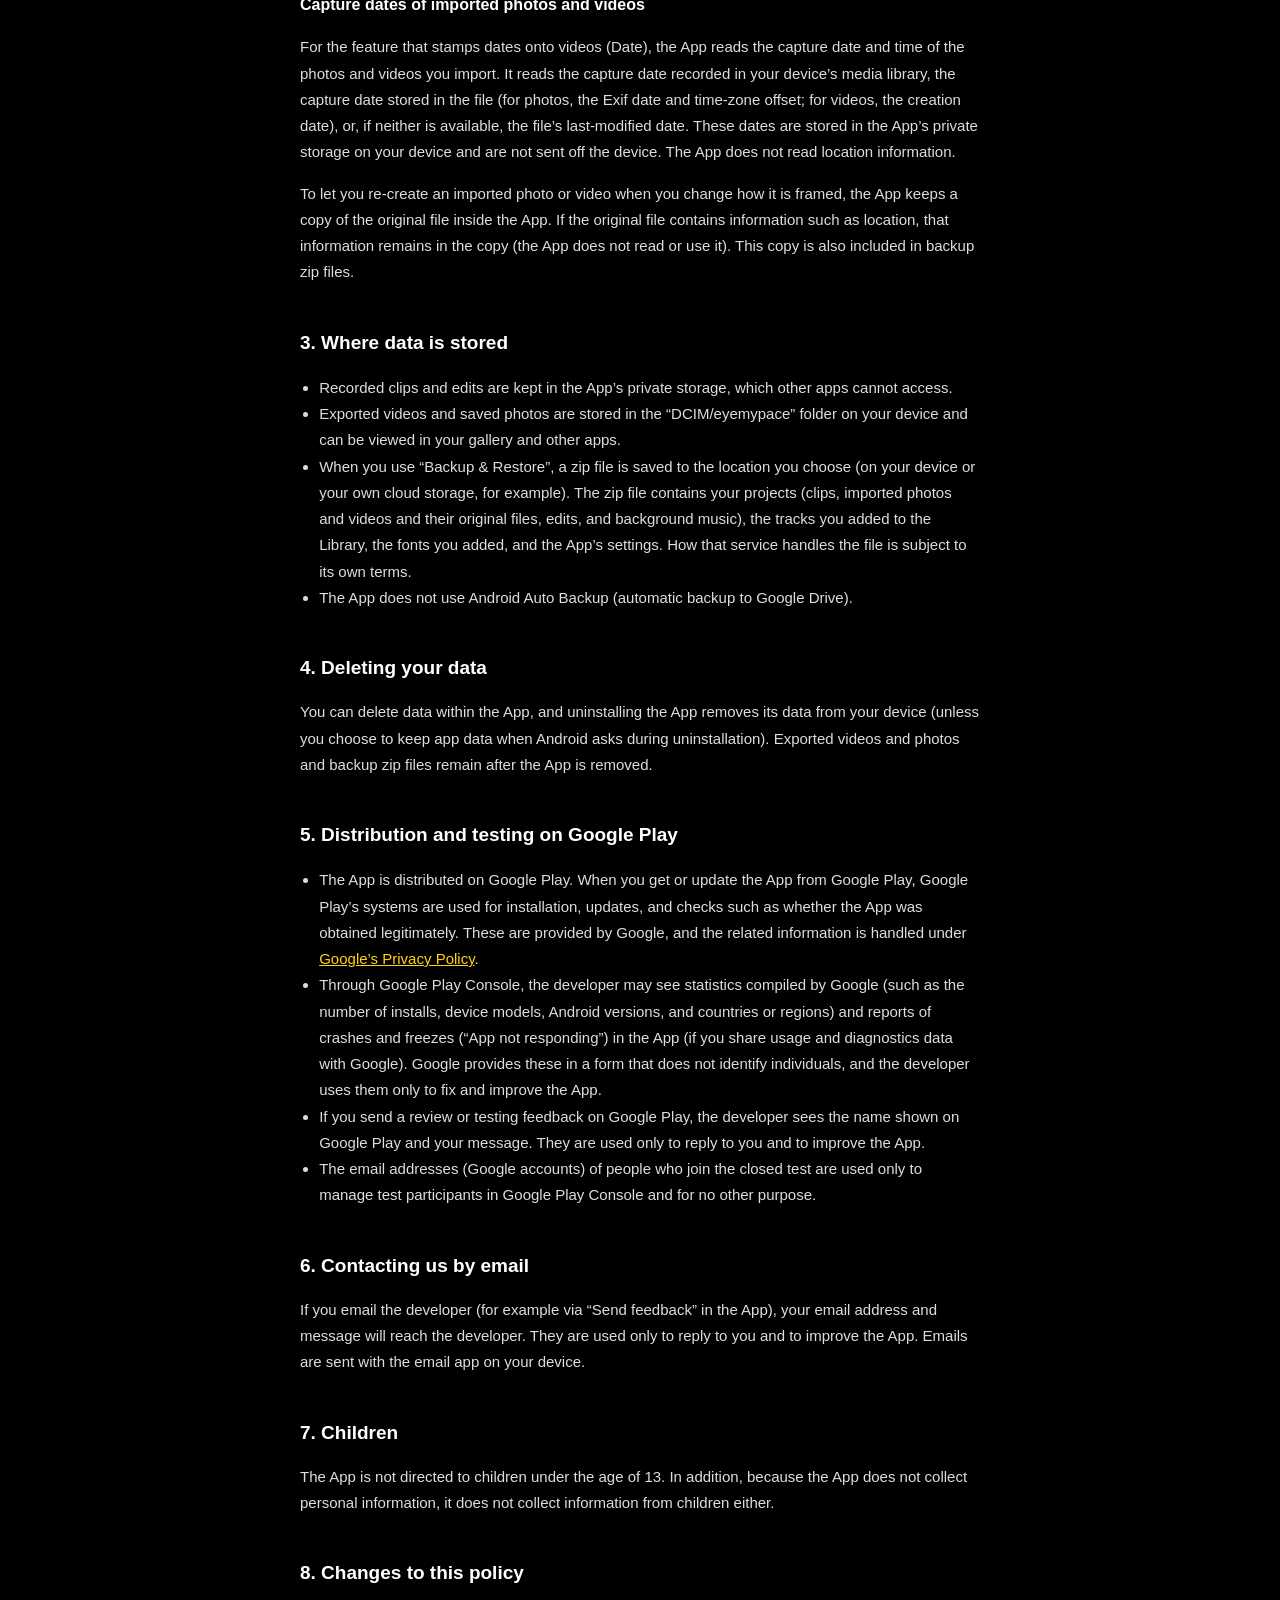
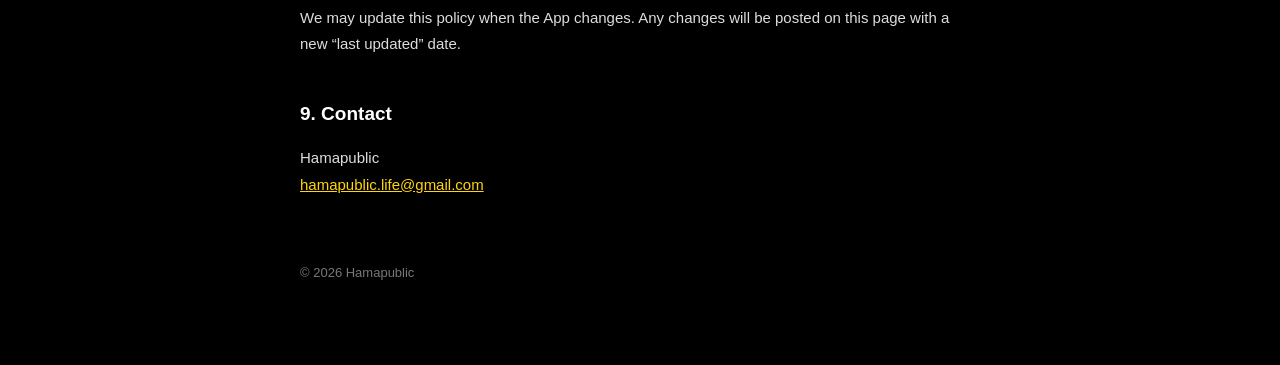
<file: eyemypace/privacy-policy/index.html>
<!doctype html>
<html lang="ja">
<head>
<meta charset="utf-8">
<meta name="viewport" content="width=device-width, initial-scale=1">
<title>eyemypace Privacy Policy</title>
<meta name="description" content="eyemypace（アイマイペース）のプライバシーポリシー / Privacy Policy">
<link rel="stylesheet" href="../../style.css">
</head>
<body>
<main>
<header>
  <p>eyemypace · Hamapublic</p>
  <h1>プライバシーポリシー<br>Privacy Policy</h1>
  <p class="meta">制定日 / Effective: 2026-11-10<br>最終更新日 / Last updated: 2026-11-26</p>
  <nav class="lang"><a href="#ja">日本語</a><a href="#en">English</a></nav>
</header>

<section id="ja" lang="ja">
  <h2>はじめに</h2>
  <p>このページは、Android アプリ「eyemypace（アイマイペース）」（以下「本アプリ」）で、利用者の情報をどう扱うかをまとめたものです。本アプリは Hamapublic が個人で開発しています。</p>

  <div class="card">
    <h3>ひとことで言うと</h3>
    <ul>
      <li>撮った動画・写真・編集の内容は、すべてお使いの端末の中だけに保存されます。</li>
      <li>本アプリはインターネットに接続しません（インターネットの権限を持っていません）。</li>
      <li>本アプリには、アカウント登録、広告、利用状況の解析（アナリティクス）、外部のサーバーへの送信の仕組みはありません。</li>
      <li>開発者が本アプリを通じて利用者の情報を集めたり、ほかの人や会社に渡したりすることはありません。</li>
      <li>本アプリは位置情報を取得しません。</li>
      <li>Google Play で本アプリを入手・更新するときは、Google Play の仕組みが使われます（「5. Google Play での配布とテスト」）。</li>
    </ul>
  </div>

  <h2>1. 集める情報</h2>
  <p>本アプリは、利用者の個人情報を集めません。撮影したクリップ、読み込んだ写真・動画、BGM の曲、追加したフォント、編集の設定、写真・動画の撮影日時などは、端末の中の本アプリ専用の場所に保存され、開発者を含む外部へ送られることはありません。</p>

  <h2>2. 端末の機能へのアクセス（権限）と使い道</h2>
  <ul>
    <li><strong>カメラ</strong>：動画と写真を撮るために使います。インターバル撮影の設定「Rec in mini window」をオンにしているときは、本アプリが小窓になっている間も、カメラとマイクを使って、決めた時刻に動画を撮影します。撮影している間は、小窓に「● REC」と枠を表示します。「Rec in mini window」がオフのときは、小窓の間はカメラを使いません。</li>
    <li><strong>マイク</strong>：動画に音を録るために使います。</li>
    <li><strong>音楽とオーディオ</strong>（Android 12 以前はストレージの読み取り）：BGM に使う曲を、端末の中から選べるように一覧を表示するために使います。選んだ曲は本アプリの中にコピーして使います。</li>
    <li><strong>通知</strong>：インターバル撮影で「次の撮影の時間です」とお知らせするために使います。許可しなくても撮影はできます。</li>
    <li><strong>端末の起動の検知</strong>：端末を再起動したあとに、インターバル撮影のお知らせの予約を入れ直すために使います。</li>
    <li><strong>スリープの制御</strong>：お知らせの予約などの処理を、端末がスリープに入っても最後まで終えるために使います（Android の標準の仕組みが使うものです）。</li>
  </ul>
  <p>写真・動画の読み込みには Android 標準の写真選択画面を、ファイルの読み込みと保存には Android 標準のファイル選択画面を使います。どちらも、利用者が選んだものだけを本アプリが受け取ります。</p>

  <h3>位置情報</h3>
  <p>本アプリは位置情報の権限を持たず、端末の位置情報を取得しません。本アプリで撮影した動画・写真に位置情報を記録することもありません。</p>

  <h3>読み込んだ写真・動画の撮影日時</h3>
  <p>動画に日付を写し込む機能（Date）のために、利用者が読み込んだ写真・動画の撮影日時を読み取ります。読み取るのは、端末の写真の一覧に記録された撮影日時、ファイルの中の撮影日時（写真は Exif の撮影日時と時差、動画は作成日時）、それらがないときはファイルの更新日時です。読み取った日時は、端末の中の本アプリ専用の場所に保存し、端末の外へは送りません。位置情報は読み取りません。</p>
  <p>読み込んだ写真・動画は、写し方を変えたときに作り直せるよう、元のファイルを本アプリの中にコピーして保存します。元のファイルに位置情報などの情報が含まれている場合、その情報もコピーに含まれたままになります（本アプリはそれを読み取ったり使ったりしません）。このコピーは、バックアップの zip にも含まれます。</p>

  <h2>3. 保存する場所</h2>
  <ul>
    <li>撮影したクリップや編集の内容は、本アプリ専用の保存場所（ほかのアプリからは見えない場所）に保存します。</li>
    <li>書き出した動画と保存した写真は、端末の「DCIM/eyemypace」フォルダに保存され、ギャラリーなどほかのアプリからも見られます。</li>
    <li>「Backup &amp; Restore」でバックアップするときは、利用者が選んだ場所（端末の中や、利用者自身のクラウドストレージなど）に zip ファイルとして保存します。zip には、プロジェクト（クリップ・読み込んだ写真・動画とその元のファイル・編集の内容・BGM）、Library に登録した曲、追加したフォント、アプリの設定が含まれます。保存先のサービスでの扱いは、そのサービスの規約に従います。</li>
    <li>Android の自動バックアップ（Google ドライブへの自動保存）は使っていません。</li>
  </ul>

  <h2>4. データの削除</h2>
  <p>本アプリのデータは、本アプリの中で削除できるほか、本アプリをアンインストールすると端末から消えます（アンインストールのときに Android が「アプリのデータを残しますか？」と聞いた場合に「残す」を選んだときを除きます）。書き出した動画・写真と、バックアップの zip は、本アプリを削除しても残ります。</p>

  <h2>5. Google Play での配布とテスト</h2>
  <ul>
    <li>本アプリは Google Play で配布します。Google Play から本アプリを入手・更新するときは、インストールや更新、正規に入手されたアプリかの確認など、Google Play の仕組みが使われます。これらは Google が提供するもので、その情報の扱いは <a href="https://policies.google.com/privacy">Google のプライバシーポリシー</a>に従います。</li>
    <li>開発者は、Google Play Console を通じて、Google がまとめた統計（インストール数、端末の機種、Android の版、国や地域など）と、本アプリが異常終了したり応答しなくなったりしたときの報告（利用者が Google と使用状況や診断情報を共有している場合）を見ることがあります。これらは Google が個人を特定できない形で提供するもので、開発者は本アプリの不具合の修正と改善のためだけに使います。</li>
    <li>Google Play でレビューやテストのフィードバックを送ると、Google Play に表示される名前と内容を開発者が見ます。これらはお返事と本アプリの改善のためだけに使います。</li>
    <li>クローズドテストに参加する方のメールアドレス（Google アカウント）は、Google Play Console でテストの参加者を管理するためだけに使い、ほかの目的には使いません。</li>
  </ul>

  <h2>6. お問い合わせ（メール）</h2>
  <p>本アプリの「Send feedback」などから開発者にメールを送ると、メールアドレスと書いた内容が開発者に届きます。これらはお返事と本アプリの改善のためだけに使い、ほかの目的には使いません。メールの送信には、利用者の端末のメールアプリを使います。</p>

  <h2>7. お子さまの利用</h2>
  <p>本アプリは13歳未満の方を対象としていません。また、本アプリは個人情報を集めないため、お子さまの情報を集めることもありません。</p>

  <h2>8. このポリシーの変更</h2>
  <p>本アプリの機能の変更などにあわせて、このポリシーを変えることがあります。変えたときは、このページで新しい内容と更新日をお知らせします。</p>

  <h2>9. 連絡先</h2>
  <p>Hamapublic<br><a href="mailto:hamapublic.life@gmail.com">hamapublic.life@gmail.com</a></p>
</section>

<section id="en" lang="en">
  <h2>Introduction</h2>
  <p>This page explains how the Android app “eyemypace” (the “App”) handles your information. The App is developed independently by Hamapublic.</p>

  <div class="card">
    <h3>In short</h3>
    <ul>
      <li>All videos, photos and edits you make are stored only on your device.</li>
      <li>The App does not connect to the internet (it does not have the internet permission).</li>
      <li>The App has no accounts, ads, analytics, or transmission to external servers.</li>
      <li>The developer does not collect your information through the App or share it with anyone.</li>
      <li>The App does not access your location.</li>
      <li>When you get or update the App from Google Play, Google Play’s systems are used (see “5. Distribution and testing on Google Play”).</li>
    </ul>
  </div>

  <h2>1. Information we collect</h2>
  <p>The App does not collect personal information. Clips you record, photos and videos you import, music for background tracks, fonts you add, your editing settings, and the capture dates of photos and videos are stored in the App’s private storage on your device and are never sent to the developer or any third party.</p>

  <h2>2. Device permissions and how they are used</h2>
  <ul>
    <li><strong>Camera</strong>: to record videos and take photos. When the interval-shooting setting “Rec in mini window” is on, the App uses the camera and microphone to record videos at the scheduled times even while it is shown in a mini window (picture-in-picture). While recording, the mini window shows “● REC” and a frame. When “Rec in mini window” is off, the App does not use the camera while it is in the mini window.</li>
    <li><strong>Microphone</strong>: to record sound with your videos.</li>
    <li><strong>Music and audio</strong> (storage read access on Android 12 and earlier): to list audio files on your device so you can choose background music. Chosen tracks are copied into the App.</li>
    <li><strong>Notifications</strong>: to remind you when it is time for the next shot in interval shooting. You can shoot without allowing this.</li>
    <li><strong>Run at startup</strong>: to reschedule interval-shooting reminders after the device restarts.</li>
    <li><strong>Prevent device from sleeping</strong>: used by Android’s standard background scheduling so that reminder tasks can finish.</li>
  </ul>
  <p>Importing photos and videos uses Android’s standard photo picker, and opening or saving files uses Android’s standard file picker. In both cases, the App receives only the items you choose.</p>

  <h3>Location</h3>
  <p>The App does not have the location permission and does not access your device’s location. It does not record location in the videos and photos it captures.</p>

  <h3>Capture dates of imported photos and videos</h3>
  <p>For the feature that stamps dates onto videos (Date), the App reads the capture date and time of the photos and videos you import. It reads the capture date recorded in your device’s media library, the capture date stored in the file (for photos, the Exif date and time-zone offset; for videos, the creation date), or, if neither is available, the file’s last-modified date. These dates are stored in the App’s private storage on your device and are not sent off the device. The App does not read location information.</p>
  <p>To let you re-create an imported photo or video when you change how it is framed, the App keeps a copy of the original file inside the App. If the original file contains information such as location, that information remains in the copy (the App does not read or use it). This copy is also included in backup zip files.</p>

  <h2>3. Where data is stored</h2>
  <ul>
    <li>Recorded clips and edits are kept in the App’s private storage, which other apps cannot access.</li>
    <li>Exported videos and saved photos are stored in the “DCIM/eyemypace” folder on your device and can be viewed in your gallery and other apps.</li>
    <li>When you use “Backup &amp; Restore”, a zip file is saved to the location you choose (on your device or your own cloud storage, for example). The zip file contains your projects (clips, imported photos and videos and their original files, edits, and background music), the tracks you added to the Library, the fonts you added, and the App’s settings. How that service handles the file is subject to its own terms.</li>
    <li>The App does not use Android Auto Backup (automatic backup to Google Drive).</li>
  </ul>

  <h2>4. Deleting your data</h2>
  <p>You can delete data within the App, and uninstalling the App removes its data from your device (unless you choose to keep app data when Android asks during uninstallation). Exported videos and photos and backup zip files remain after the App is removed.</p>

  <h2>5. Distribution and testing on Google Play</h2>
  <ul>
    <li>The App is distributed on Google Play. When you get or update the App from Google Play, Google Play’s systems are used for installation, updates, and checks such as whether the App was obtained legitimately. These are provided by Google, and the related information is handled under <a href="https://policies.google.com/privacy">Google’s Privacy Policy</a>.</li>
    <li>Through Google Play Console, the developer may see statistics compiled by Google (such as the number of installs, device models, Android versions, and countries or regions) and reports of crashes and freezes (“App not responding”) in the App (if you share usage and diagnostics data with Google). Google provides these in a form that does not identify individuals, and the developer uses them only to fix and improve the App.</li>
    <li>If you send a review or testing feedback on Google Play, the developer sees the name shown on Google Play and your message. They are used only to reply to you and to improve the App.</li>
    <li>The email addresses (Google accounts) of people who join the closed test are used only to manage test participants in Google Play Console and for no other purpose.</li>
  </ul>

  <h2>6. Contacting us by email</h2>
  <p>If you email the developer (for example via “Send feedback” in the App), your email address and message will reach the developer. They are used only to reply to you and to improve the App. Emails are sent with the email app on your device.</p>

  <h2>7. Children</h2>
  <p>The App is not directed to children under the age of 13. In addition, because the App does not collect personal information, it does not collect information from children either.</p>

  <h2>8. Changes to this policy</h2>
  <p>We may update this policy when the App changes. Any changes will be posted on this page with a new “last updated” date.</p>

  <h2>9. Contact</h2>
  <p>Hamapublic<br><a href="mailto:hamapublic.life@gmail.com">hamapublic.life@gmail.com</a></p>
</section>

<footer>© 2026 Hamapublic</footer>
</main>
</body>
</html>
</file>
<file: style.css>
:root { color-scheme: dark; }
* { box-sizing: border-box; }
body {
  margin: 0;
  background: #000;
  color: #fff;
  font-family: -apple-system, BlinkMacSystemFont, "Segoe UI", Roboto, "Hiragino Sans", "Noto Sans JP", sans-serif;
  line-height: 1.75;
  -webkit-text-size-adjust: 100%;
}
main { max-width: 720px; margin: 0 auto; padding: 48px 20px 80px; }
header p { margin: 0; color: #999; font-size: 14px; letter-spacing: .04em; }
h1 { font-size: 28px; line-height: 1.3; margin: 8px 0 4px; }
h2 { font-size: 19px; margin: 40px 0 8px; }
h3 { font-size: 16px; margin: 24px 0 4px; }
p, li { font-size: 15px; color: #ddd; }
ul { padding-left: 1.2em; }
.meta { color: #888; font-size: 13px; }
.lang { display: flex; gap: 8px; margin: 20px 0 8px; }
.lang a { color: #fff; background: #262626; border-radius: 6px; padding: 4px 12px; font-size: 14px; text-decoration: none; }
section + section { margin-top: 64px; padding-top: 8px; }
.card { background: #1a1a1a; border-radius: 16px; padding: 4px 20px 12px; margin-top: 16px; }
a { color: #FFD60A; }
footer { margin-top: 64px; color: #777; font-size: 13px; }
</file>
<file: eyemypace/lp.css>
/*
 * eyemypace の紹介ページ（共通の style.css に重ねる）。
 * 画像が入るまでは、文章を読ませるブログのような1カラム。行の長さを短めにし、行間と段落の間をゆったりとる。
 * 番号とラベルはアプリと同じドットの書体（Doto。OFL、fonts/doto-OFL.txt）。本文は端末の書体。
 */
@font-face {
  font-family: "Doto";
  src: url("../fonts/doto.ttf") format("truetype");
  font-weight: 100 900;
  font-display: swap;
}

:root {
  --text: #e9e9e9;
  --body: #b4b4b4;          /* 本文（見出しの白と濃淡をつける） */
  --sub: #9a9a9a;
  --faint: #5c5c5c;
  --accent: #FFD60A;
  --measure: 36em;          /* 1行の長さ（日本語で約36字） */
}

body { background: #000; color: var(--text); }

.lp {
  max-width: calc(var(--measure) + 48px);
  padding: 72px 24px 120px;
  font-size: 17px;
}

/* ── 頭 ── */
/* ロゴを左、言語の切り替えを右上に、1行で */
.hero { display: flex; align-items: center; justify-content: space-between; gap: 16px; padding: 0; }
.hero .logo { height: 32px; width: auto; display: block; }
.hero .lang { justify-content: flex-end; margin: 0; gap: 4px; }
.lang a {
  font-family: "Doto", sans-serif; font-weight: 800; font-size: 14px; letter-spacing: .06em;
  background: transparent; color: var(--sub); padding: 2px 10px 2px 0; border-radius: 0;
}
.lang a.on { color: var(--text); background: transparent; }
.lang a + a::before { content: "/"; color: var(--faint); margin-right: 10px; }
.lang a:last-child { padding-right: 0; }

.tagline {
  text-align: left;
  font-size: clamp(30px, 6.4vw, 46px);
  font-weight: 700;
  line-height: 1.45;
  letter-spacing: .02em;
  font-feature-settings: "palt";
  margin: 72px 0 28px;
  color: #fff;
}
.tagline .pre {
  display: block;
  font-size: .5em;
  line-height: 1.6;
  margin-bottom: .5em;
}
.lead {
  text-align: left; max-width: none; margin: 0 0 40px;
  font-size: 18px; color: var(--sub);
}

/* ── 本文 ── */
.feature p { font-size: 17px; color: var(--body); }
.lang-section[lang="ja"] .feature p, .lang-section[lang="ja"] .lead { line-height: 2.05; letter-spacing: .04em; }
.lang-section[lang="en"] .feature p, .lang-section[lang="en"] .lead { line-height: 1.8; letter-spacing: .005em; }

.feature {
  display: block;
  background: none; border-radius: 0;
  padding: 0; margin: 112px 0 0;
}
.lang-section .feature p.num {
  font-family: "Doto", sans-serif; font-weight: 800;
  font-size: 20px; letter-spacing: .1em; line-height: 1;
  color: var(--accent); margin: 0 0 18px;
}
.feature h2 {
  font-size: clamp(22px, 4.2vw, 27px);
  font-weight: 700;
  line-height: 1.55;
  letter-spacing: .02em;
  font-feature-settings: "palt";
  color: #fff;
  margin: 0 0 24px;
}
.lang-section[lang="en"] .feature h2 { letter-spacing: 0; line-height: 1.35; }
.feature p:not(.num) { margin: 0; }

/* 絵文字：画像が入るまで、見出しの頭に添える */
.feature h2 .emoji { margin-right: .35em; }

/* スクリーンショット：入れたときだけ場所をとる（本文の下に、行の長さいっぱい） */
.shot { margin: 40px 0 0; }
.shot:empty { display: none; }
.shot img { display: block; width: 100%; height: auto; border-radius: 20px; }

.about { margin-top: 144px; }
.lang-section .about p.num { color: var(--sub); }

/* ── What / Why / How / Stance の区切り（B-101。紹介文の正本は docs/eyemypace_intro_ja.md、英語は _en.md） ── */
.part { margin: 144px 0 0; }
.part:first-child { margin-top: 72px; }
.lang-section .part-label {
  font-family: "Doto", sans-serif; font-weight: 700;
  font-size: 28px; letter-spacing: .08em; line-height: 1;
  color: var(--accent); margin: 0 0 28px;
}
.part > .tagline { margin: 0 0 40px; }
.lang-section[lang="en"] .part > .tagline { letter-spacing: 0; line-height: 1.3; }
/* 本文：1文ごとに改行し、段落の間をあけて余白を多く */
.prose p, .part .feature p:not(.num) {
  font-size: 17px; color: var(--body);
  line-height: 2.05; letter-spacing: .04em;
  margin: 0 0 1.4em;
}
.lang-section[lang="en"] .prose p, .lang-section[lang="en"] .part .feature p:not(.num) {
  line-height: 1.8; letter-spacing: .005em; margin-bottom: 1.2em;
}
.prose p:last-child, .part .feature p:last-child { margin-bottom: 0; }
/* 使う人の心の声（「」の一言）は、見出しの次に白で */
.part .feature p.voice { color: var(--text); }
.part .feature { margin-top: 96px; }
.part .prose + .feature { margin-top: 88px; }
.part .feature .num { margin-bottom: 18px; }
.closing .prose p { color: var(--text); }
.sign { margin: 40px 0 0; color: var(--sub); font-size: 17px; letter-spacing: .04em; }

/* ── 終わり ── */
.lp-footer {
  display: flex; flex-direction: column; gap: 10px; align-items: flex-start;
  margin-top: 144px; font-size: 14px; color: var(--faint);
}
.lp-footer a { color: var(--sub); text-decoration: none; }
.lp-footer a:hover { color: var(--text); }

::selection { background: var(--accent); color: #000; }

@media (max-width: 480px) {
  .lp { padding-top: 48px; font-size: 16px; }
  .feature p { font-size: 16px; }
  .lead { font-size: 17px; }
  .tagline { margin-top: 56px; }
  .feature { margin-top: 88px; }
  .prose p, .part .feature p:not(.num), .sign { font-size: 16px; }
  .part { margin-top: 112px; }
  .part:first-child { margin-top: 56px; }
  .part .feature { margin-top: 80px; }
}

/* 右下の満ちていく丸（読み進めたぶんだけ満ちる。押すといちばん上へ） */
.pace {
  position: fixed; right: 20px; bottom: 20px; z-index: 10;
  width: 52px; height: 52px; display: block;
  border-radius: 50%;
}
.pace canvas { width: 52px; height: 52px; display: block; }
@media (max-width: 480px) {
  .pace { right: 16px; bottom: 16px; }
}
</file>
